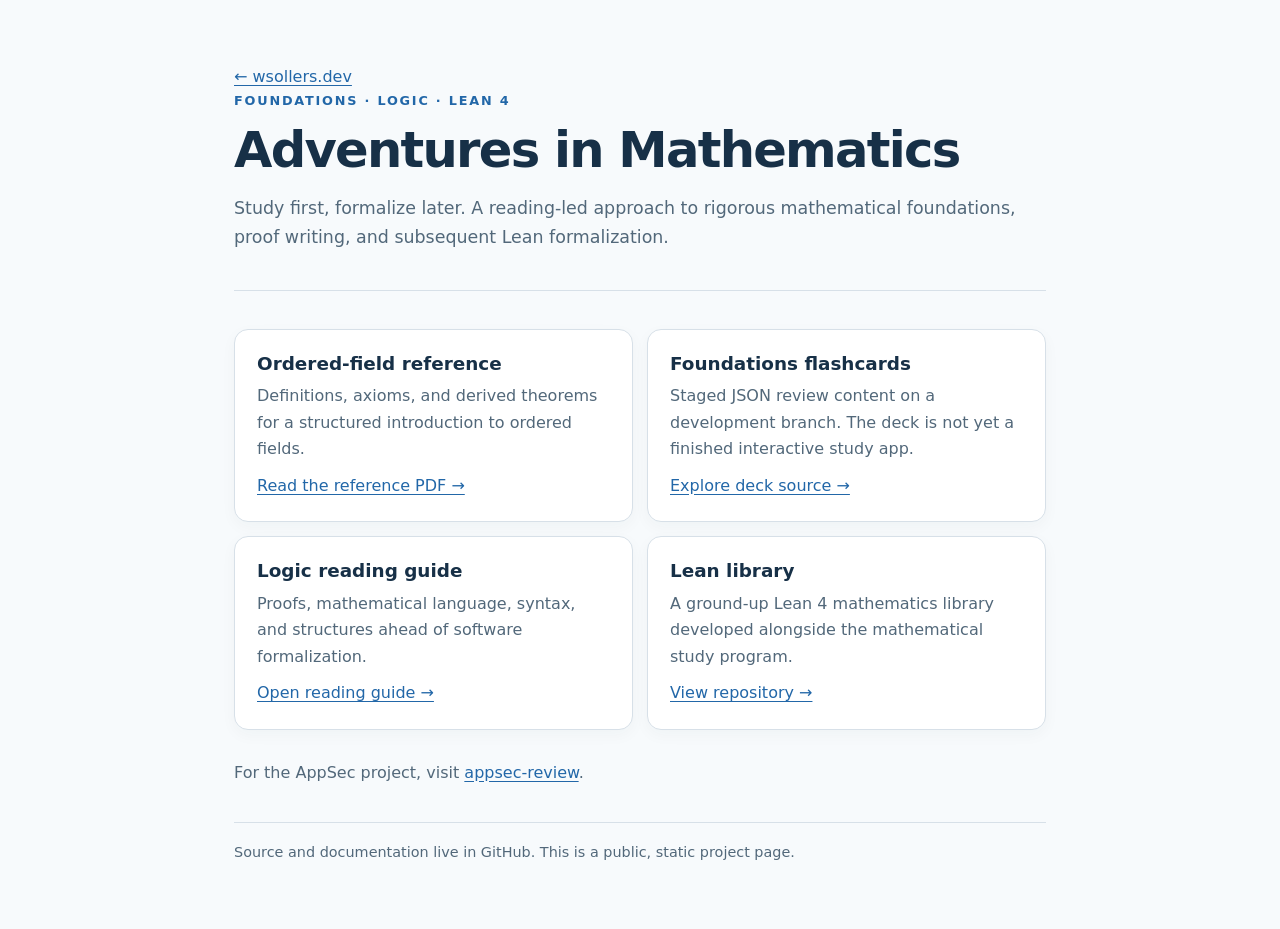
<file: site/index.html>
<!doctype html>
<html lang="en">
<head>
  <meta charset="utf-8">
  <meta name="viewport" content="width=device-width,initial-scale=1">
  <meta name="description" content="Study first, formalize later. A reading-led approach to rigorous mathematical foundations, proof writing, and subsequent Lean formalization.">
  <link rel="canonical" href="https://wsollers.dev/AdventuresInMath/">
  <title>Adventures in Mathematics · wsollers.dev</title>
  <style>
:root{color-scheme:light dark;--ink:#173047;--muted:#52687a;--line:#d7e0e8;--paper:#f7fafc;--card:#fff;--accent:#2267a8}
@media(prefers-color-scheme:dark){:root{--ink:#eef5fa;--muted:#a9bdc9;--line:#314655;--paper:#0f1b26;--card:#172735;--accent:#94caff}}
*{box-sizing:border-box}body{margin:0;background:var(--paper);color:var(--ink);font:16px/1.65 system-ui,-apple-system,BlinkMacSystemFont,"Segoe UI",sans-serif}
main{max-width:860px;margin:auto;padding:clamp(24px,5vw,64px) 24px}header{border-bottom:1px solid var(--line);padding-bottom:22px;margin-bottom:38px}h1{font-size:clamp(2rem,5vw,3.1rem);line-height:1.16;letter-spacing:-.035em;margin:10px 0 15px}h2{font-size:1.15rem;line-height:1.3;margin:0 0 8px}p{margin:0 0 16px;color:var(--muted)}a{color:var(--accent);text-underline-offset:3px}a:focus-visible{outline:3px solid var(--accent);outline-offset:4px;border-radius:3px}.eyebrow{font-size:.8rem;letter-spacing:.14em;text-transform:uppercase;font-weight:700;color:var(--accent)}
.grid{display:grid;grid-template-columns:repeat(auto-fit,minmax(min(100%,290px),1fr));gap:14px;margin:26px 0 30px}
.card{background:var(--card);border:1px solid var(--line);border-radius:14px;padding:22px;box-shadow:0 5px 16px #142e4209}.card p{margin-bottom:10px}
ul{padding-left:22px}li{margin:7px 0}footer{border-top:1px solid var(--line);padding-top:18px;margin-top:36px;font-size:.9rem;color:var(--muted)}.sub{font-size:1.09rem}
</style>
</head>
<body>
<main>
  <header>
    <a href="/" aria-label="Return to wsollers.dev homepage">← wsollers.dev</a>
    <div class="eyebrow">Foundations · Logic · Lean 4</div>
    <h1>Adventures in Mathematics</h1>
    <p class="sub">Study first, formalize later. A reading-led approach to rigorous mathematical foundations, proof writing, and subsequent Lean formalization.</p>
  </header>
  
<section class="grid" aria-label="Mathematics resources">
  <article class="card">
    <h2>Ordered-field reference</h2>
    <p>Definitions, axioms, and derived theorems for a structured introduction to ordered fields.</p>
    <a href="./ordered_field_reference.pdf">Read the reference PDF →</a>
  </article>
  <article class="card">
    <h2>Foundations flashcards</h2>
    <p>Staged JSON review content on a development branch. The deck is not yet a finished interactive study app.</p>
    <a href="https://github.com/wsollers/AdventuresInMathematics/tree/feat/foundations-ordered-fields-flashcards/flashcards/content/ordered-fields">Explore deck source →</a>
  </article>
  <article class="card">
    <h2>Logic reading guide</h2>
    <p>Proofs, mathematical language, syntax, and structures ahead of software formalization.</p>
    <a href="https://github.com/wsollers/AdventuresInMathematics/blob/main/Aim/Logic/READINGS.MD">Open reading guide →</a>
  </article>
  <article class="card">
    <h2>Lean library</h2>
    <p>A ground-up Lean 4 mathematics library developed alongside the mathematical study program.</p>
    <a href="https://github.com/wsollers/AdventuresInMathematics">View repository →</a>
  </article>
</section>
<p>For the AppSec project, visit <a href="/appsec-review/">appsec-review</a>.</p>

  <footer>Source and documentation live in GitHub. This is a public, static project page.</footer>
</main>
</body>
</html>
</file>
